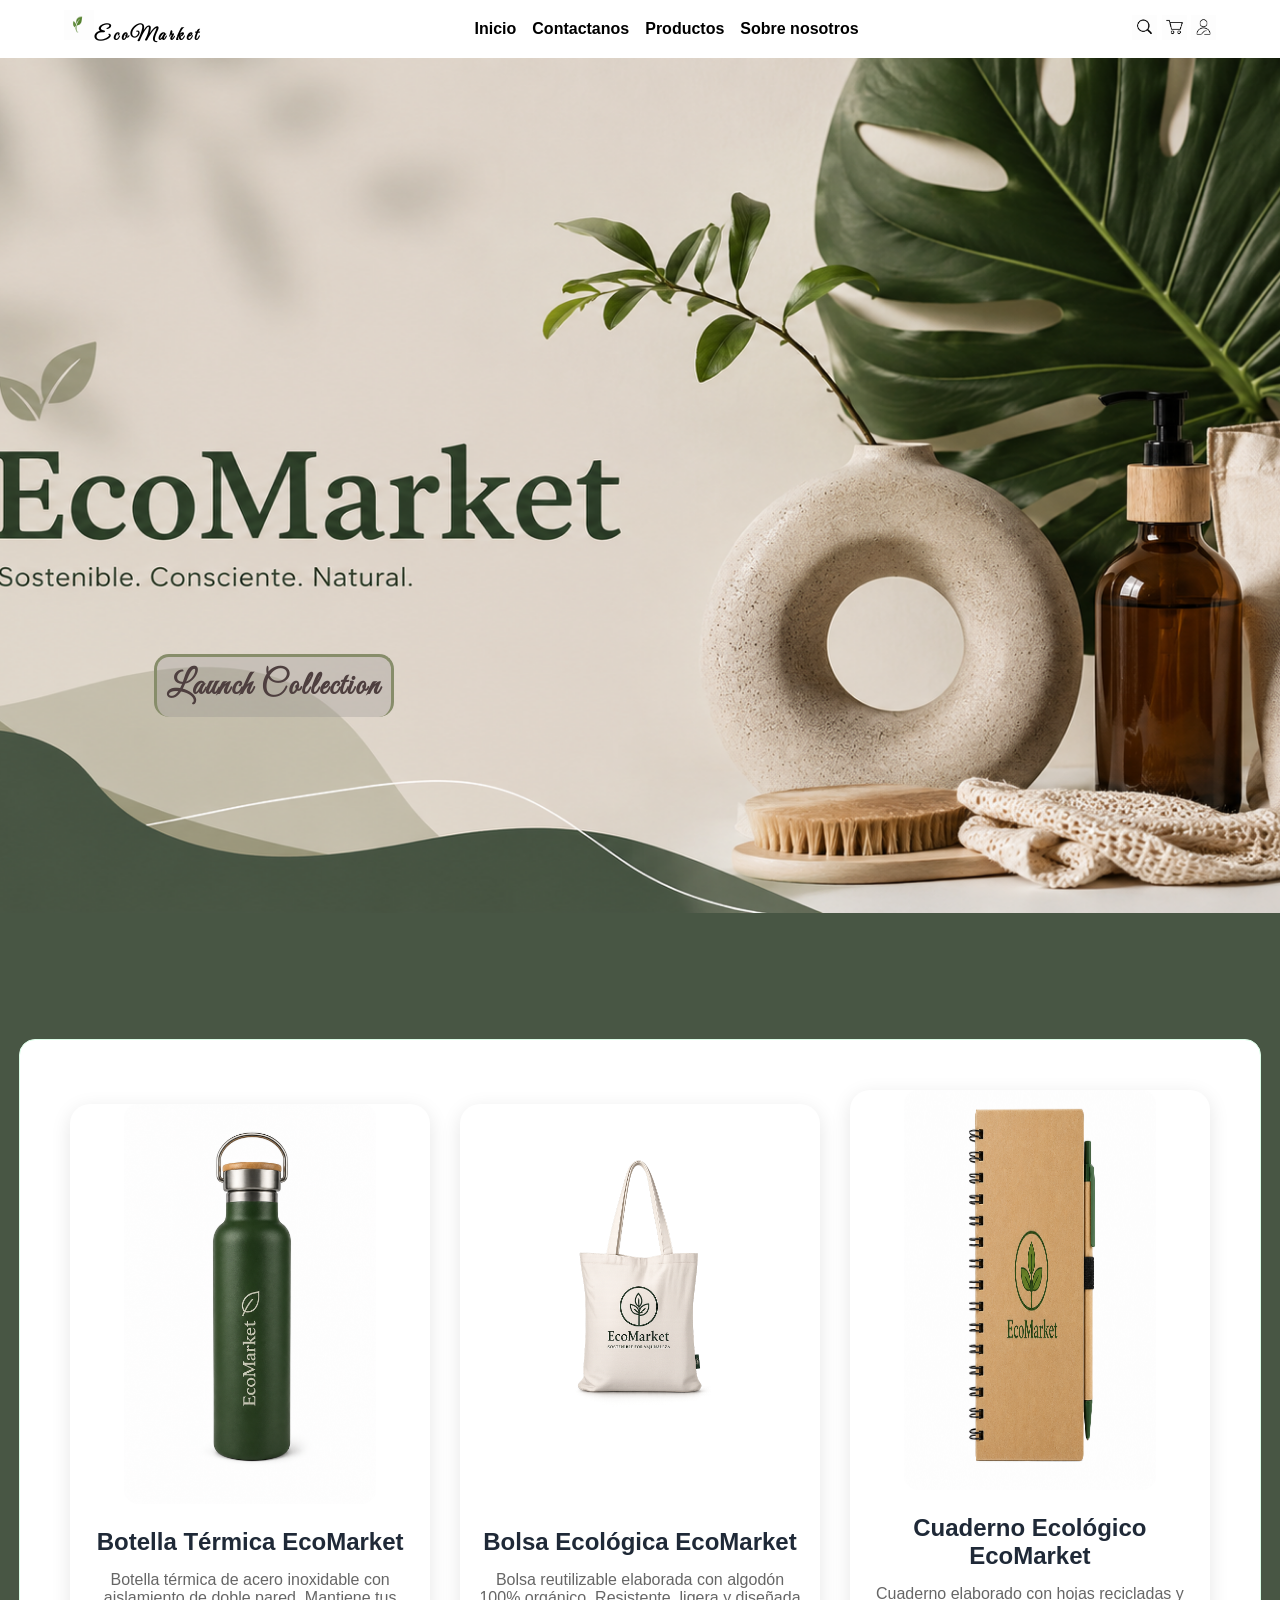
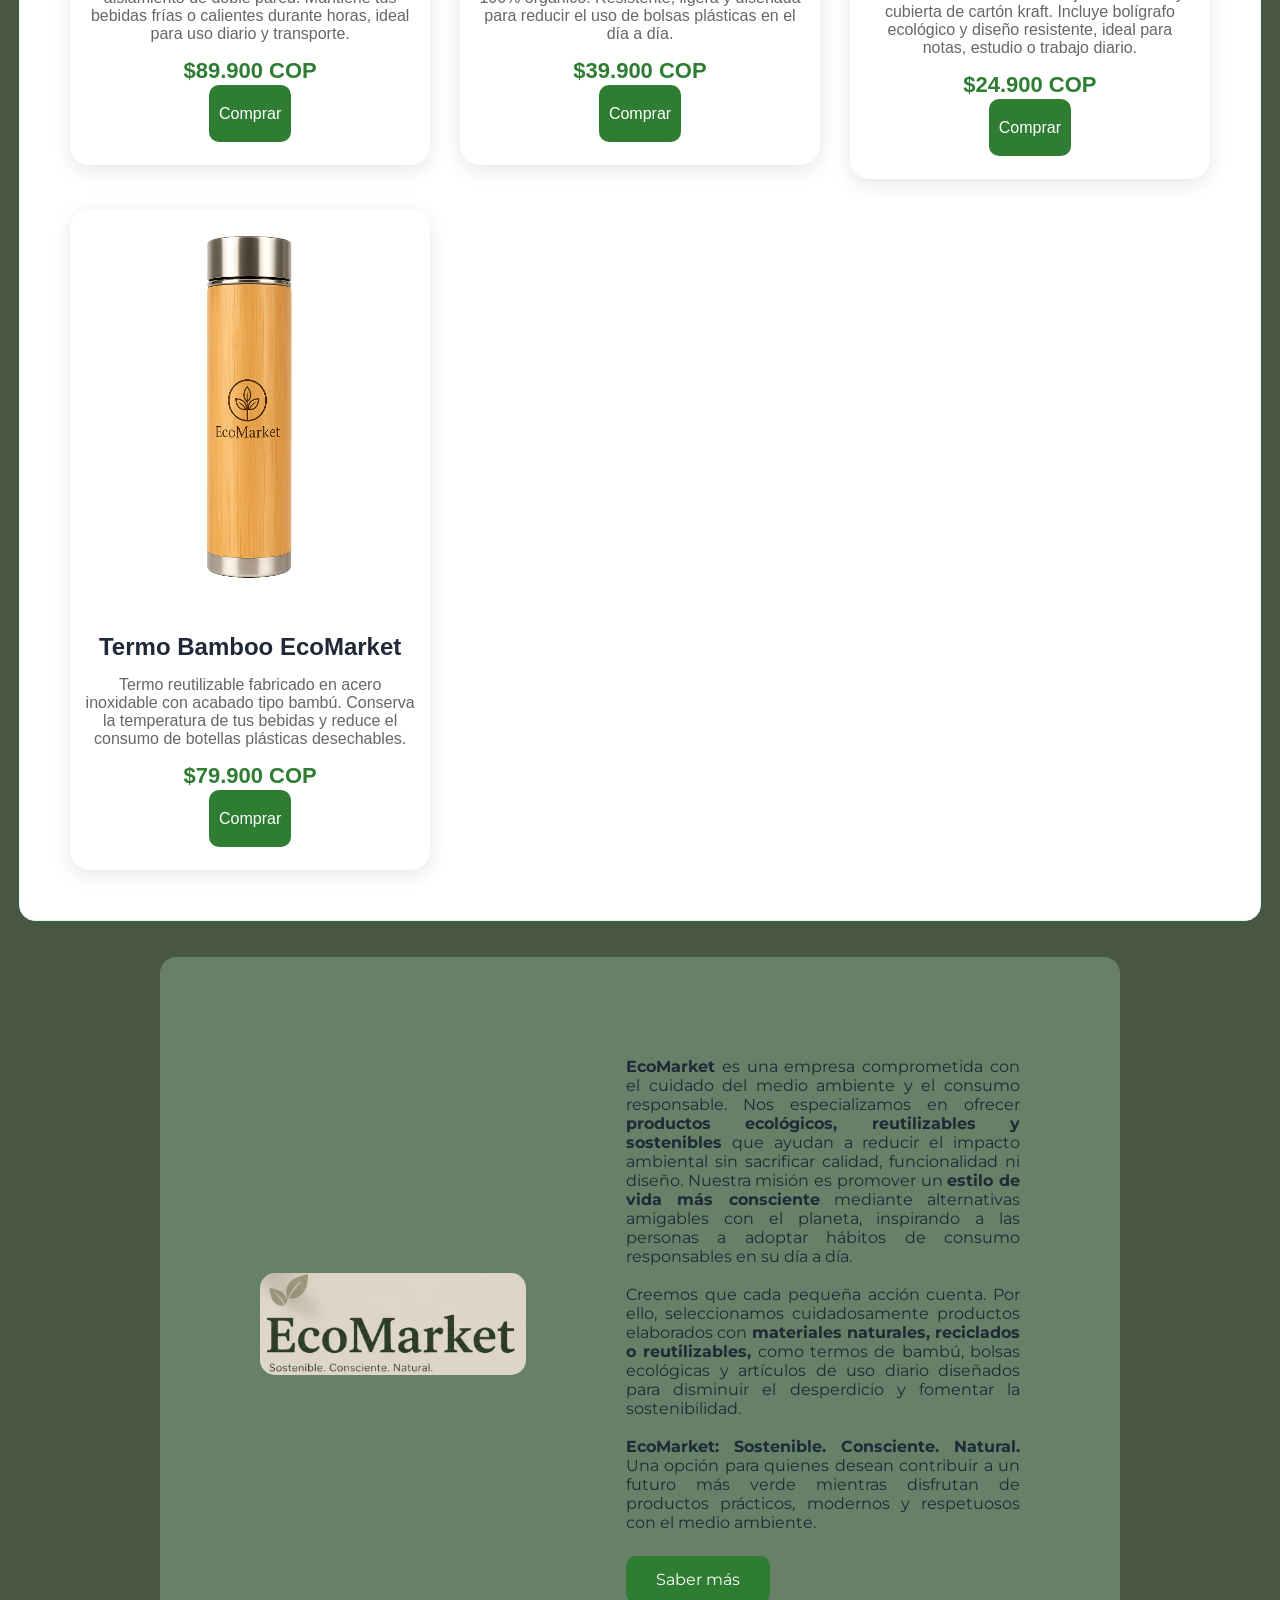
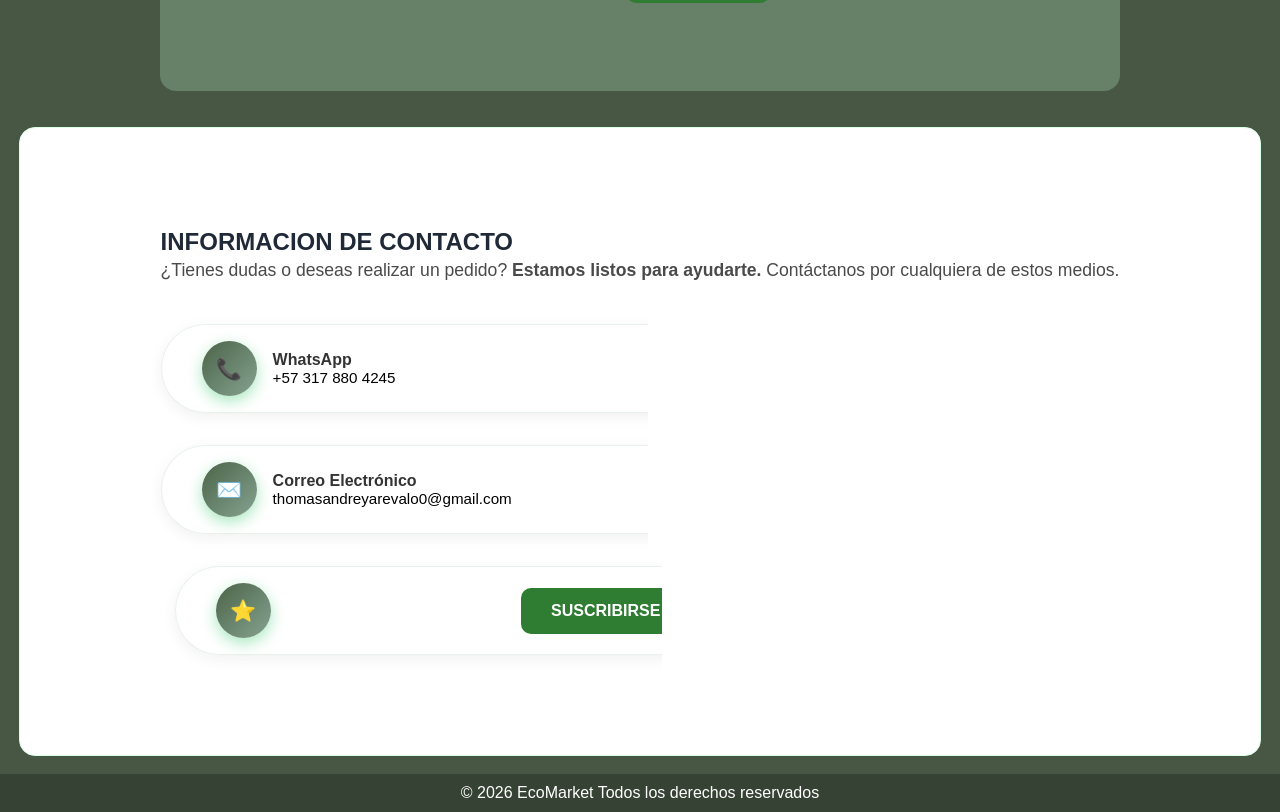
<file: index.html>
<!DOCTYPE html>
<html lang="en">

<head>
    <meta charset="UTF-8">
    <meta name="viewport" content="width=device-width, initial-scale=1.0">
    <title>EcoMarket-Inicio</title>
    <link rel="icon"
        href="data:image/svg+xml,<svg xmlns=%22http://www.w3.org/2000/svg%22 viewBox=%220 0 100 100%22><text y=%22.9em%22 font-size=%2290%22>🌱</text></svg>">
    <link rel="stylesheet" href="css/main.css">
    <link rel="stylesheet" href="css/layout.css">
    <link rel="stylesheet" href="css/components.css">
    <link rel="stylesheet" href="css/animations.css">

    <link rel="preconnect" href="https://fonts.googleapis.com">
    <link rel="preconnect" href="https://fonts.gstatic.com" crossorigin>

    <link href="https://fonts.googleapis.com/css2?family=Great+Vibes&display=swap" rel="stylesheet">
    <link rel="preconnect" href="https://fonts.googleapis.com">
    <link rel="preconnect" href="https://fonts.gstatic.com" crossorigin>
    <link href="https://fonts.googleapis.com/css2?family=Montserrat:wght@300;400;500;600;700&display=swap"
        rel="stylesheet">

</head>

<body>
    <div class="loader">
        <div class="spinner"></div>
    </div>
    <nav class="navbar">
        <a class="logo fade-in" href="index.html"><img src="img/icons/5f73264d-ac29-405f-b9c1-f260fcef1f6c.png"
                class="img-variant" alt="">EcoMarket</a>
        <div class="nav-links fade-in">
            <a href="index.html">Inicio</a>
            <a href="view/contacto.html">Contactanos</a>
            <a href="view/productos.html">Productos</a>
            <a href="view/sobre-nosotros.html">Sobre nosotros</a>

        </div>

        <div class="navuti float">
            <a href="#prueba"><img src="img/icons/dfe90901-9c64-4e82-b8dc-46d0e0985f92.png" class="img" alt=""></a>
            <a href="#prueba2"><img src="img/icons/ce010b05-8bad-480f-b607-1b9903c16510.png" class="img" alt=""></a>
            <a href="#prueba2"><img src="img/icons/b0927cc8-afe9-4941-a56f-2556ae8efa56 (1).png" class="img" alt=""></a>
        </div>
    </nav>


    <header class="hero">
        <div class="hero-content slide-up">

            <p>Launch Collection</p>
        </div>
    </header><br><br><br><br><br><br>
    <main><br>
        <section class="productos">

            <div class="card zoom-in">

                <img src="img/products/6141b3d1-0f63-4290-b83f-b88b7bf3dc45.png" alt="">

                <h2>Botella Térmica EcoMarket</h2>

                <p>
                    Botella térmica de acero inoxidable con aislamiento de doble pared. Mantiene tus bebidas frías o
                    calientes durante horas, ideal para uso diario y transporte.
                </p>

                <span>$89.900 COP</span>

                <a href="#" class="boton pulse">
                    ㅤComprarㅤ
                </a>

            </div>
            <div class="card">
                <img src="img/products/0c34cbe8-b748-447d-a086-404926071302.png" alt="">
                <h2>Bolsa Ecológica EcoMarket</h2>
                <p>
                    Bolsa reutilizable elaborada con algodón 100% orgánico. Resistente, ligera y diseñada para reducir
                    el uso de bolsas plásticas en el día a día.
                </p>
                <span>$39.900 COP</span>
                <a href="#" class="boton pulse">
                    ㅤComprarㅤ
                </a>
            </div>
            <div class="card">
                <img src="img/products/b849b8d5-5063-4d86-98db-bf30780cd144.png" alt="">

                <h2>Cuaderno Ecológico EcoMarket</h2>
                <p>
                    Cuaderno elaborado con hojas recicladas y cubierta de cartón kraft. Incluye bolígrafo ecológico y
                    diseño resistente, ideal para notas, estudio o trabajo diario.
                </p>
                <span>$24.900 COP</span>
                <a href="#" class="boton pulse">
                    ㅤComprarㅤ
                </a>
            </div>
            <div class="card">
                <img src="img/products/93a88fa1-8da2-4530-b8ed-7b8198da76ed.png" alt="">

                <h2>Termo Bamboo EcoMarket</h2>
                <p>
                    Termo reutilizable fabricado en acero inoxidable con acabado tipo bambú. Conserva la temperatura de
                    tus bebidas y reduce el consumo de botellas plásticas desechables.
                </p>
                <span>$79.900 COP</span>
                <a href="#" class="boton pulse">
                    ㅤComprarㅤ
                </a>
            </div>
        </section>
        <br><br>
        <section class="productos-variant">

            <img src="img/icons/6e44fd55-9212-4929-b72b-606634c75c5f.jpeg" alt="">
            <font><strong>EcoMarket</strong> es una empresa comprometida con el cuidado del medio ambiente y el consumo
                responsable. Nos
                especializamos en ofrecer <strong>productos ecológicos,
                    reutilizables y sostenibles</strong> que ayudan a reducir el impacto ambiental sin sacrificar
                calidad,
                funcionalidad ni diseño. Nuestra misión es promover un <strong>estilo
                    de vida más consciente</strong> mediante alternativas amigables con el planeta, inspirando a las
                personas a
                adoptar hábitos de consumo responsables en su día a día. <br><br>

                Creemos que cada pequeña acción cuenta. Por ello, seleccionamos cuidadosamente productos elaborados con
                <strong>materiales naturales, reciclados o reutilizables,</strong>
                como termos de bambú, bolsas ecológicas y artículos de uso diario diseñados para disminuir el
                desperdicio y fomentar la sostenibilidad. <br><br>

                <strong>EcoMarket: Sostenible. Consciente. Natural.</strong> Una opción para quienes desean contribuir a
                un futuro más
                verde mientras disfrutan de productos prácticos,
                modernos y respetuosos con el medio ambiente. <br><br><br> <a href="view/sobre-nosotros.html"
                    class="boton">
                    ㅤSaber másㅤ </a>
            </font>

        </section>
        <br><br>

        <section>
            <div class="contacto-contenedor">
                <h2>INFORMACION DE CONTACTO</h2>
                <p class="contacto-descripcion">
                    ¿Tienes dudas o deseas realizar un pedido?
                    <strong>Estamos listos para ayudarte.</strong>
                    Contáctanos por cualquiera de estos medios.
                </p>

                <div class="contacto-opciones">

                    <a href="https://wa.me/573178804245" target="_blank" class="contacto-item fade-in">
                        <div class="contacto-info">
                            <span class="icon">📞</span>
                            <div>
                                <h4>WhatsApp</h4>
                                <span class="texto">+57 317 880 4245</span>
                            </div>
                        </div>
                        <span class="flecha">➜</span>
                    </a>
                    <a href="mailto:thomasandreyarevalo0@gmail.com" class="contacto-item fade-in">
                        <div class="contacto-info">
                            <span class="icon">✉️</span>
                            <div>
                                <h4>Correo Electrónico</h4>
                                <span class="texto">thomasandreyarevalo0@gmail.com</span>
                            </div>
                        </div>
                        <span class="flecha">➜</span>
                    </a>

                    <section class="contacto-item">
                        <span class="icon">⭐</span>
                        <div class="contacto-info"><a href="#modal-newsletter" class="boton">
                                <h4>SUSCRIBIRSE A LA PAGINA</h4>
                            </a>
                        </div>

                        <span class="flecha">➜</span>
                    </section>

                    <div id="modal-newsletter" class="modal">
                        <div class="contacto-hover">
                            <a href="#"><strong>X</strong></a>
                            <h1>SUSCRIBETE</h1>
                            <p class="contacto-descripcion">Llena el formulario, te uniras pronto a la comunidad y
                                conseguiras beneficios.</p>
                            <form class="formulario slide-up" id="contactForm" method="post">
                                <label for="name">Nombrede cuenta</label>
                                <input type="text" id="name" name="name" placeholder="Nombre de usuario" required
                                    pattern="^[A-Za-zÀ-ÿ\s]+$" title="Solo letras y espacios">

                                <label for="email">Correo Asociado</label>
                                <input type="email" id="email" name="email" placeholder="EcoMarket@ejemplo.com"
                                    required>


                                <label for="password">Nombrede cuenta</label>
                                <input type="password" id="password" name="password" placeholder="Contraseña" required
                                    minlength="5" pattern="[A-Za-z0-9 ]+" title="Solo letras, números y espacios">

                                <button type="submit" class="boton pulse">Listo, suscrito</button>
                            </form>
                        </div>
                    </div>




                </div>
        </section><br>

        <footer>
            © 2026 EcoMarket Todos los derechos reservados
        </footer>
    </main>
</body>

</html>
</file>
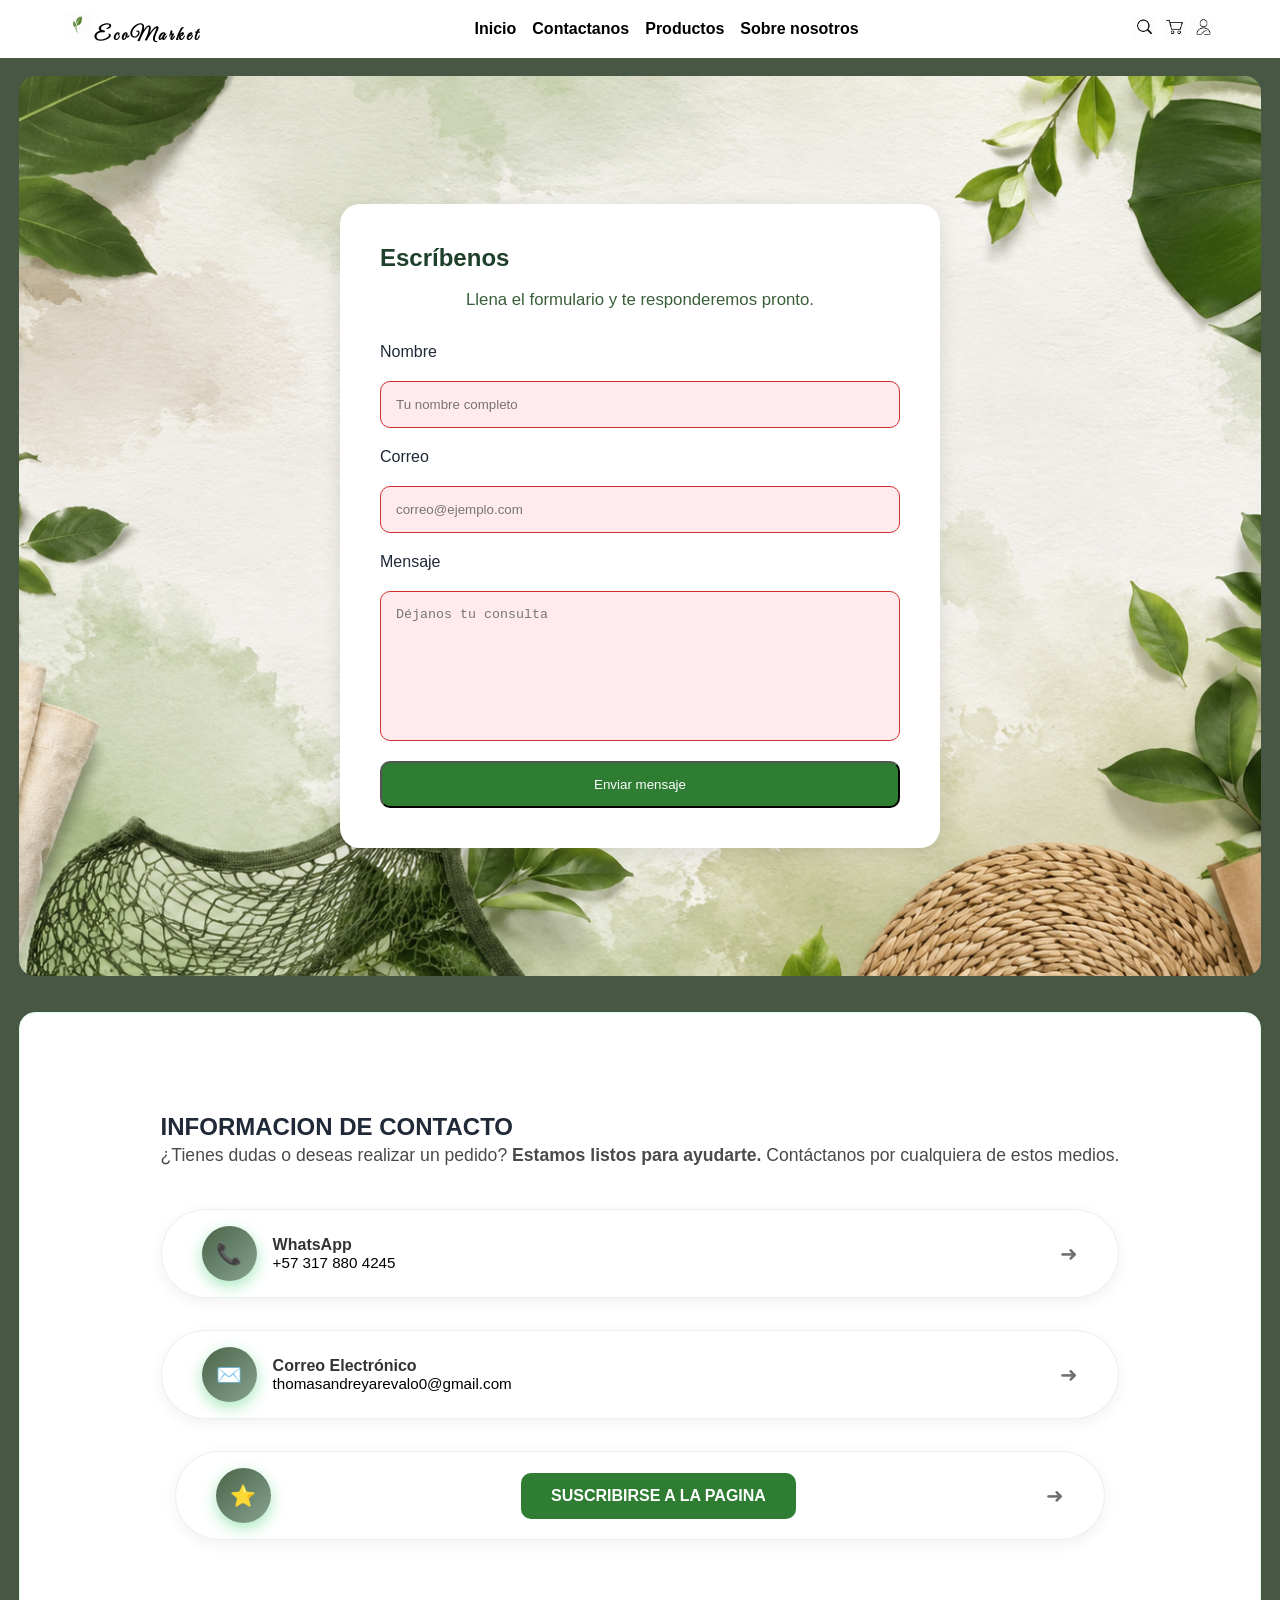
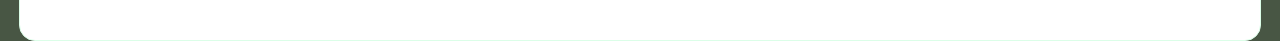
<file: view/contacto.html>
<!DOCTYPE html>
<html lang="en">

<head>
    <meta charset="UTF-8">
    <meta name="viewport" content="width=device-width, initial-scale=1.0">
    <title>EcoMarket-Contacto</title>
    <link rel="icon"
        href="data:image/svg+xml,<svg xmlns=%22http://www.w3.org/2000/svg%22 viewBox=%220 0 100 100%22><text y=%22.9em%22 font-size=%2290%22>🌱</text></svg>">
    <link rel="stylesheet" href="../css/main.css">
    <link rel="stylesheet" href="../css/layout.css">
    <link rel="stylesheet" href="../css/components.css">
    <link rel="stylesheet" href="../css/animations.css">
    <link rel="preconnect" href="https://fonts.googleapis.com">
    <link rel="preconnect" href="https://fonts.gstatic.com" crossorigin>

    <link href="https://fonts.googleapis.com/css2?family=Great+Vibes&display=swap" rel="stylesheet">
</head>

<body>
    <div class="loader">
        <div class="spinner"></div>
    </div>
    <nav class="navbar">
        <a class="logo fade-in" href="../index.html"><img src="../img/icons/5f73264d-ac29-405f-b9c1-f260fcef1f6c.png"
                class="img-variant" alt="">EcoMarket</a>
        <div class="nav-links fade-in">
            <a href="../index.html">Inicio</a>
            <a href="../view/contacto.html">Contactanos</a>
            <a href="../view/productos.html">Productos</a>
            <a href="../view/sobre-nosotros.html">Sobre nosotros</a>

        </div>

        <div class="navuti float">
            <a href="#prueba"><img src="../img/icons/dfe90901-9c64-4e82-b8dc-46d0e0985f92.png" class="img" alt=""></a>
            <a href="#prueba2"><img src="..//img/icons/ce010b05-8bad-480f-b607-1b9903c16510.png" class="img" alt=""></a>
            <a href="#prueba2"><img src="../img/icons/b0927cc8-afe9-4941-a56f-2556ae8efa56 (1).png" class="img"
                    alt=""></a>
        </div>
    </nav>
    <header>

    </header>
    <main><br>
        <section class="fondo-variant-section" class="contacto">
            <div class="contacto-hover">
                <h1>Escríbenos</h1>
                <p class="contacto-descripcion">Llena el formulario y te responderemos pronto.</p>
                    <form class="formulario slide-up" id="contactForm" method="post">
                    <label for="name">Nombre</label>
                    <input type="text" id="name" name="name" placeholder="Tu nombre completo" required
                        pattern="^[A-Za-zÀ-ÿ\s]+$" title="Solo letras y espacios">

                    <label for="email">Correo</label>
                    <input type="email" id="email" name="email" placeholder="correo@ejemplo.com" required>

                    <label for="message">Mensaje</label>
                    <textarea id="message" name="message" placeholder="Déjanos tu consulta" required
                        minlength="10"></textarea>

                    <button type="submit" class="boton pulse">Enviar mensaje</button>
                </form>
            </div>
        </section><br><br>

        <section>
            <div class="contacto-contenedor">
                <h2>INFORMACION DE CONTACTO</h2>
                <p class="contacto-descripcion">
                    ¿Tienes dudas o deseas realizar un pedido?
                    <strong>Estamos listos para ayudarte.</strong>
                    Contáctanos por cualquiera de estos medios.
                </p>

                <div class="contacto-opciones">
                    <a href="https://wa.me/573178804245" target="_blank" class="contacto-item fade-in">
                        <div class="contacto-info">
                            <span class="icon">📞</span>
                            <div>
                                <h4>WhatsApp</h4>
                                <span class="texto">+57 317 880 4245</span>
                            </div>
                        </div>
                        <span class="flecha">➜</span>
                    </a>

                    <a href="mailto:thomasandreyarevalo0@gmail.com" class="contacto-item fade-in">
                        <div class="contacto-info">
                            <span class="icon">✉️</span>
                            <div>
                                <h4>Correo Electrónico</h4>
                                <span class="texto">thomasandreyarevalo0@gmail.com</span>
                            </div>
                        </div>
                        <span class="flecha">➜</span>
                    </a>


                    <section class="contacto-item">
                        <span class="icon">⭐</span>
                        <div class="contacto-info"><a href="#modal-newsletter" class="boton">
                                <h4>SUSCRIBIRSE A LA PAGINA</h4>
                            </a>
                        </div>

                        <span class="flecha">➜</span>
                    </section>

                    <div id="modal-newsletter" class="modal">
                        <div class="contacto-hover">
                            <a href="#"><strong>X</strong></a>
                            <h1>SUSCRIBETE</h1>
                            <p class="contacto-descripcion">Llena el formulario, te uniras pronto a la comunidad y
                                conseguiras beneficios.</p>
                            <form class="formulario slide-up" id="contactForm" method="post">
                                <label for="name">Nombrede cuenta</label>
                                <input type="text" id="name" name="name" placeholder="Nombre de usuario" required
                                    pattern="^[A-Za-zÀ-ÿ\s]+$" title="Solo letras y espacios">

                                <label for="email">Correo Asociado</label>
                                <input type="email" id="email" name="email" placeholder="EcoMarket@ejemplo.com"
                                    required>


                                <label for="password">Nombrede cuenta</label>
                                <input type="password" id="password" name="password" placeholder="Contraseña" required
                                    minlength="5" pattern="[A-Za-z0-9 ]+" title="Solo letras, números y espacios">

                                <button type="submit" class="boton pulse">Listo, suscrito</button>
                            </form>
                        </div>
                    </div>




                </div>
                </div>
            </div>
        </section>
    </main>
</body>

</html>
</file>
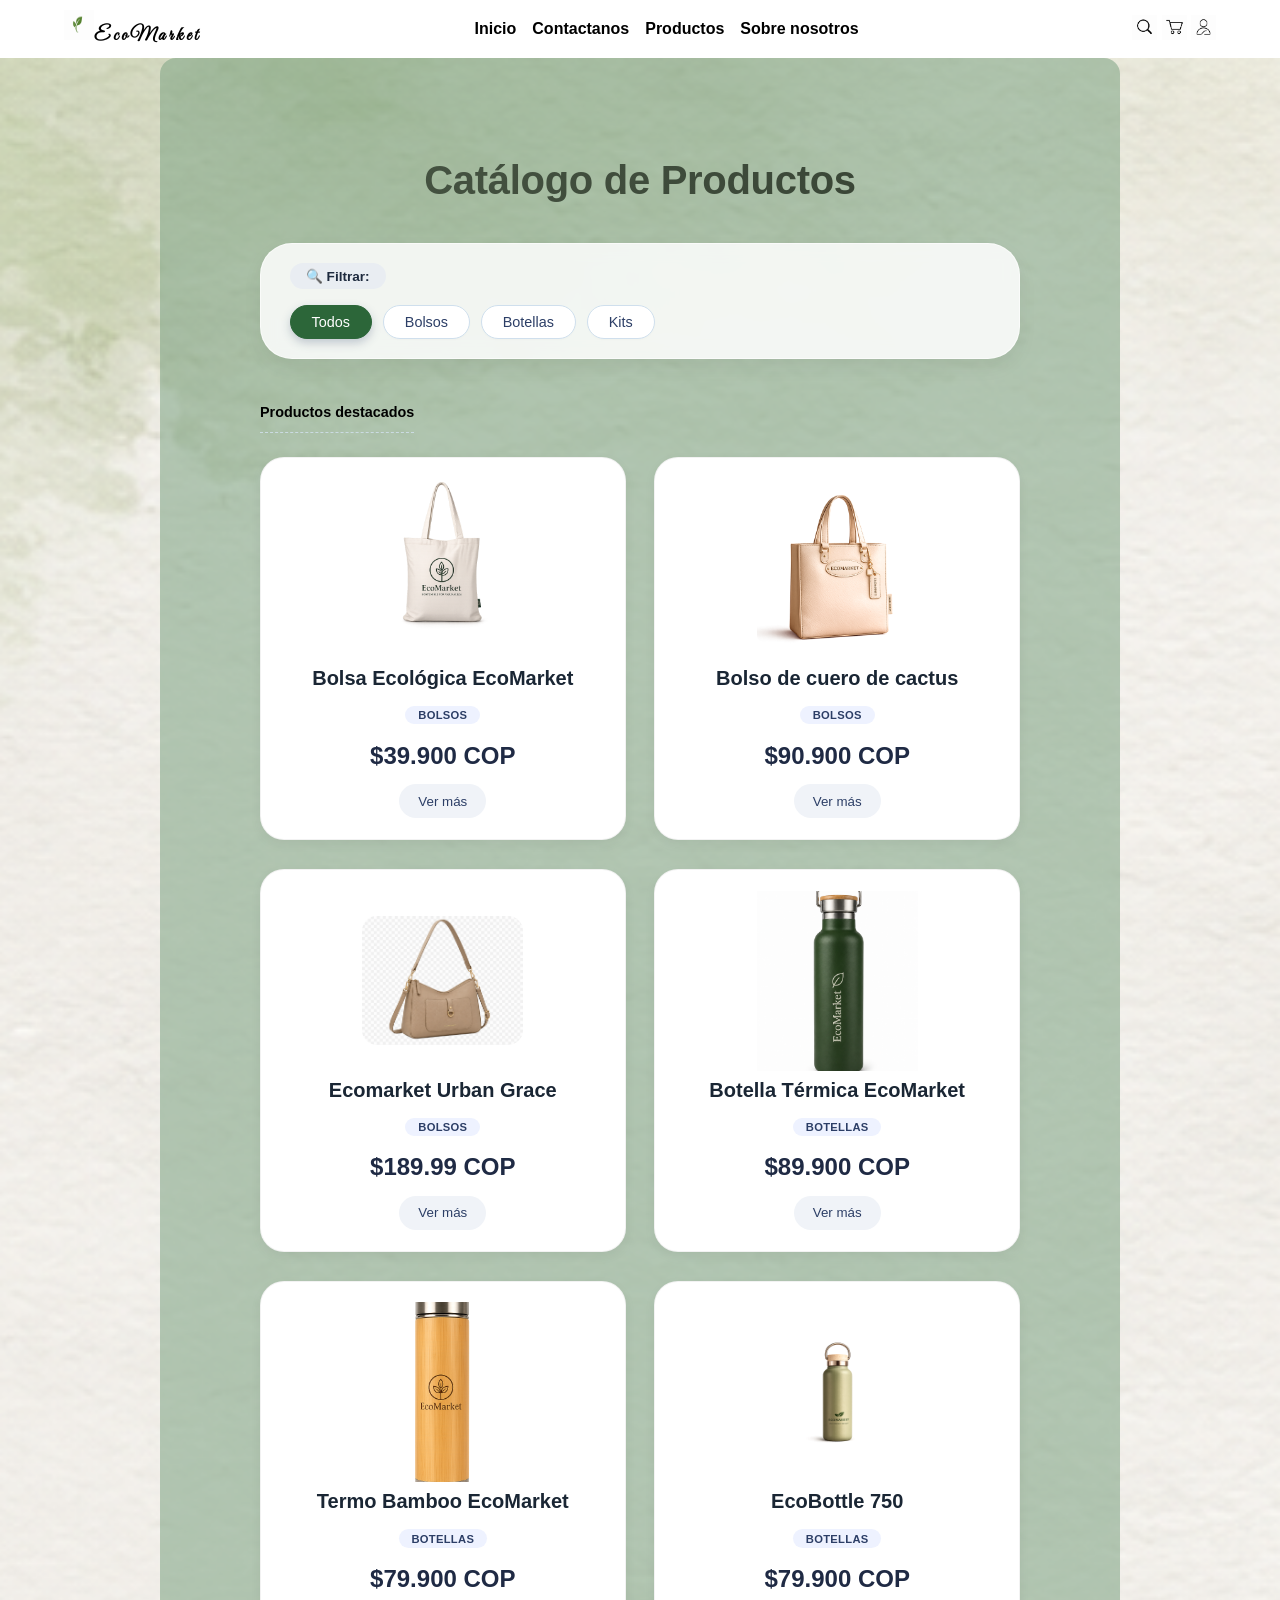
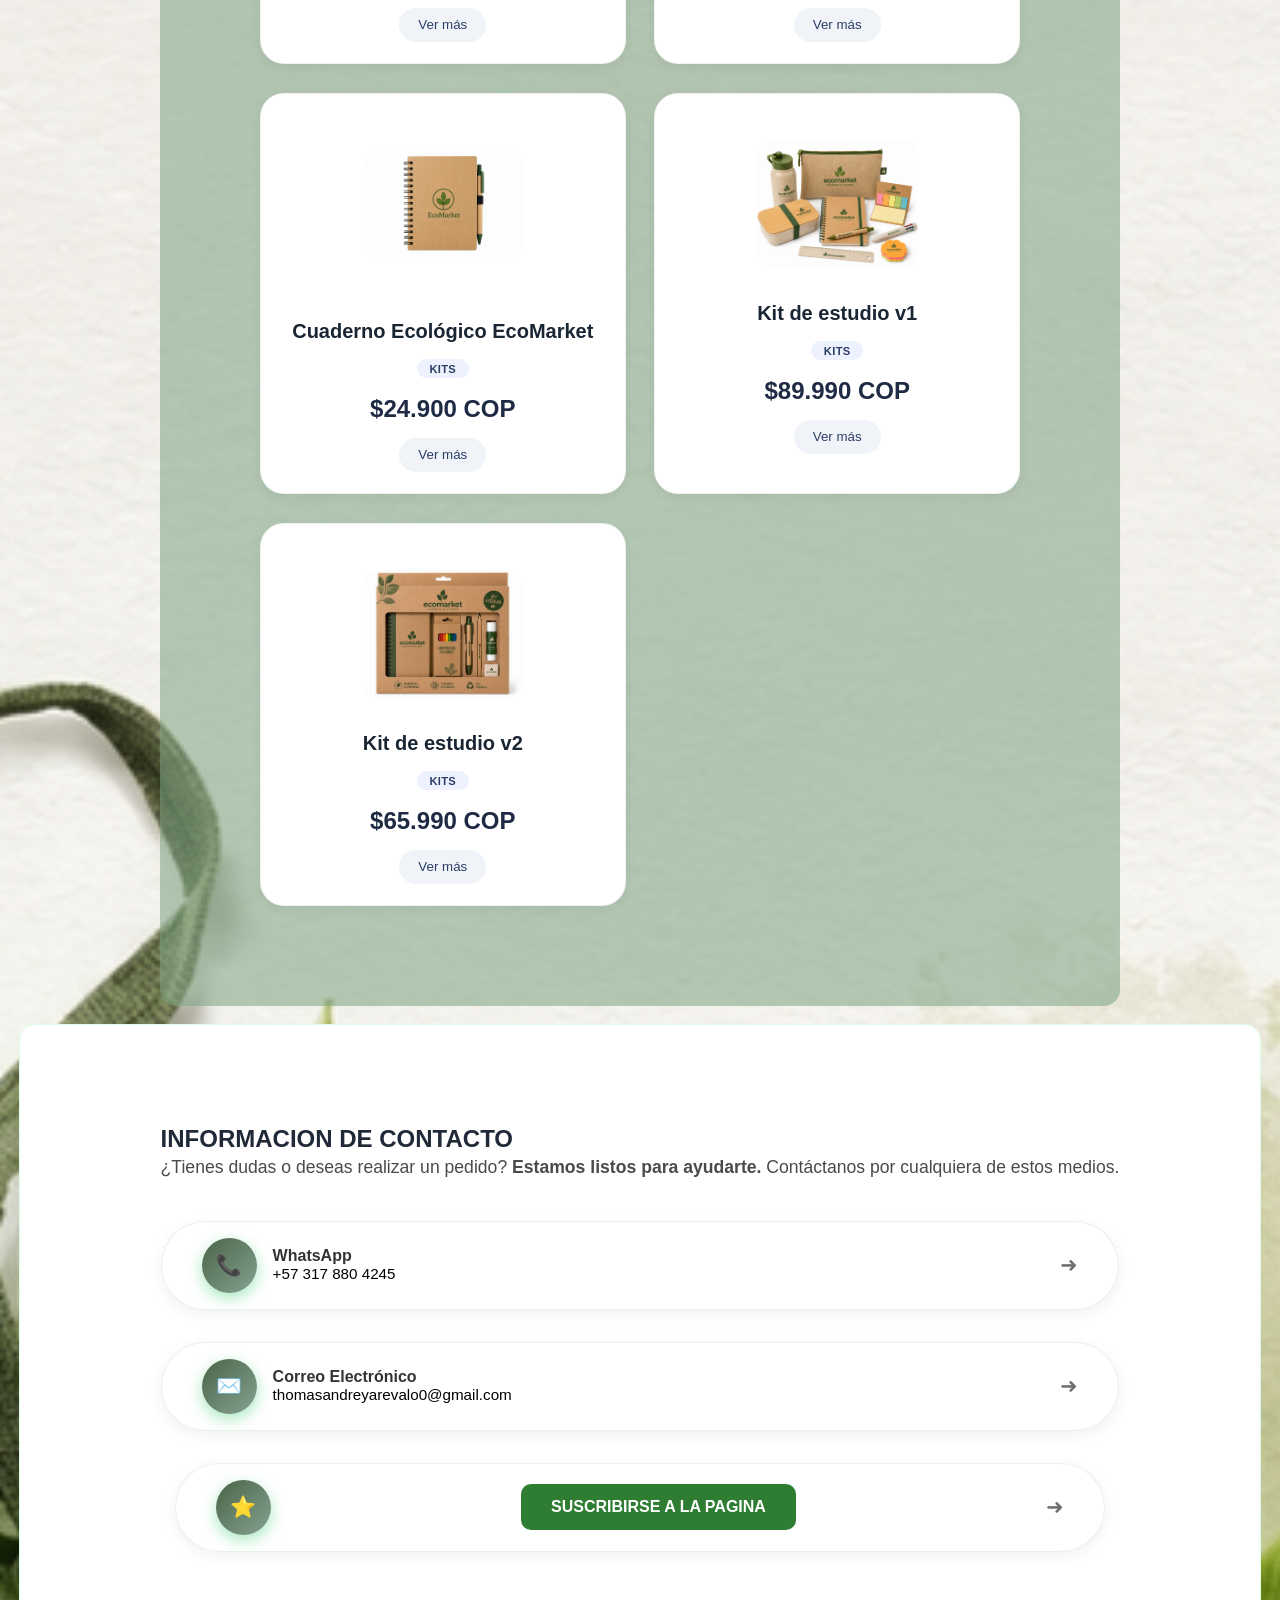
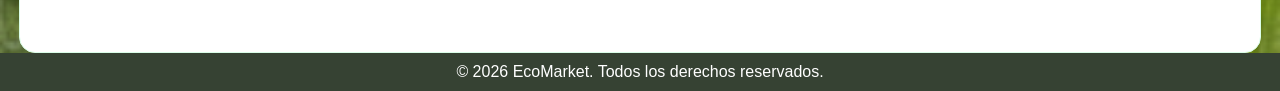
<file: view/productos.html>
<!DOCTYPE html>
<html lang="en">

<head>
    <meta charset="UTF-8">
    <meta name="viewport" content="width=device-width, initial-scale=1.0">
    <title>EcoMarket-Productos</title>
    <link rel="icon"
        href="data:image/svg+xml,<svg xmlns=%22http://www.w3.org/2000/svg%22 viewBox=%220 0 100 100%22><text y=%22.9em%22 font-size=%2290%22>🌱</text></svg>">
    <link rel="stylesheet" href="../css/main.css">
    <link rel="stylesheet" href="../css/layout.css">
    <link rel="stylesheet" href="../css/components.css">
    <link rel="stylesheet" href="../css/animations.css">
    <link rel="preconnect" href="https://fonts.googleapis.com">
    <link rel="preconnect" href="https://fonts.gstatic.com" crossorigin>

    <link href="https://fonts.googleapis.com/css2?family=Great+Vibes&display=swap" rel="stylesheet">
</head>

<body>
    <div class="loader">
        <div class="spinner"></div>
    </div>
    <nav class="navbar">
        <a class="logo fade-in" href="../index.html"><img src="../img/icons/5f73264d-ac29-405f-b9c1-f260fcef1f6c.png"
                class="img-variant" alt="">EcoMarket</a>
        <div class="nav-links fade-in">
            <a href="../index.html">Inicio</a>
            <a href="../view/contacto.html">Contactanos</a>
            <a href="../view/productos.html">Productos</a>
            <a href="../view/sobre-nosotros.html">Sobre nosotros</a>

        </div>

        <div class="navuti float">
            <a href="#prueba"><img src="../img/icons/dfe90901-9c64-4e82-b8dc-46d0e0985f92.png" class="img" alt=""></a>
            <a href="#prueba2"><img src="..//img/icons/ce010b05-8bad-480f-b607-1b9903c16510.png" class="img" alt=""></a>
            <a href="#prueba2"><img src="../img/icons/b0927cc8-afe9-4941-a56f-2556ae8efa56 (1).png" class="img"
                    alt=""></a>
        </div>
    </nav>
    <header>

    </header>
    <main class="fondo-variant-main" >
        <section class="productos-variant">
            <div class="catalog-wrapper">

                <header class="header slide-up">
                    <h1>Catálogo de Productos</h1>

                </header>


                <div class="filters-system">
                    <div class="filters-header">
                        <span class="filter-label">🔍 Filtrar:</span>
                    </div>
                    <div class="categories-container">
                        <label class="filter-radio">
                            <input type="radio" name="category" value="all" checked>
                            <span class="filter-chip">Todos</span>
                        </label>
                        <label class="filter-radio">
                            <input type="radio" name="category" value="Bolsos">
                            <span class="filter-chip">Bolsos</span>
                        </label>
                        <label class="filter-radio">
                            <input type="radio" name="category" value="Botellas">
                            <span class="filter-chip">Botellas</span>
                        </label>
                        <label class="filter-radio">
                            <input type="radio" name="category" value="Kits">
                            <span class="filter-chip">Kits</span>
                        </label>

                    </div>
                </div>


                <div class="results-info">
                    <span>Productos destacados</span>
                </div>


                <div class="catalog-grid">

                    <div class="product-card zoom-in" data-category="Bolsos">
                        <div class="product-img"><img src="../img/products/0c34cbe8-b748-447d-a086-404926071302.png"
                                alt=""></div>
                        <h3>Bolsa Ecológica EcoMarket</h3>
                        <p class="category-badge">Bolsos</p>
                        <p class="price">$39.900 COP</p>
                        <button class="btn-detail pulse">Ver más</button>
                    </div>

                    <div class="product-card zoom-in" data-category="Bolsos">
                        <div class="product-img"><img src="../img/products/fa68777f-e15b-4678-8da7-6ddefb0a4267.png"
                                alt=""></div>
                        <h3>Bolso de cuero de cactus</h3>
                        <p class="category-badge">Bolsos</p>
                        <p class="price">$90.900 COP</p>
                        <button class="btn-detail pulse">Ver más</button>
                    </div>

                    <div class="product-card zoom-in" data-category="Bolsos">
                        <div class="product-img"><img src="../img/products/e998d800-aae1-4530-9323-70b3781b721b.png"
                                alt=""></div>
                        <h3>Ecomarket Urban Grace</h3>
                        <p class="category-badge">Bolsos</p>
                        <p class="price">$189.99 COP</p>
                        <button class="btn-detail pulse">Ver más</button>
                    </div>


                    <div class="product-card zoom-in" data-category="Botellas">
                        <div class="product-img"><img src="../img/products/6141b3d1-0f63-4290-b83f-b88b7bf3dc45.png"
                                alt=""></div>
                        <h3>Botella Térmica EcoMarket</h3>
                        <p class="category-badge">Botellas</p>
                        <p class="price">$89.900 COP</p>
                        <button class="btn-detail pulse">Ver más</button>
                    </div>

                    <div class="product-card zoom-in" data-category="Botellas">
                        <div class="product-img"><img src="../img/products/93a88fa1-8da2-4530-b8ed-7b8198da76ed.png"
                                alt=""></div>
                        <h3>Termo Bamboo EcoMarket</h3>
                        <p class="category-badge">Botellas</p>
                        <p class="price">$79.900 COP</p>
                        <button class="btn-detail pulse">Ver más</button>
                    </div>

                    <div class="product-card zoom-in" data-category="Botellas">
                        <div class="product-img"><img src="../img/products/5c8778b2-c031-42ae-9671-3c7800909593.png"
                                alt=""></div>
                        <h3>EcoBottle 750</h3>
                        <p class="category-badge">Botellas</p>
                        <p class="price">$79.900 COP</p>
                        <button class="btn-detail pulse">Ver más</button>
                    </div>

                    <div class="product-card" data-category="Kits">
                        <div class="product-img"><img src="../img/products/b849b8d5-5063-4d86-98db-bf30780cd144.png"
                                iclass="" alt=""></div><br>
                        <h3>Cuaderno Ecológico EcoMarket</h3>
                        <p class="category-badge">Kits</p>
                        <p class="price">$24.900 COP</p>
                        <button class="btn-detail pulse">Ver más</button>
                    </div>

                    <div class="product-card" data-category="Kits">
                        <div class="product-img"><img src="../img/products/file_000000000ea4720e89377c52ed544285.png"
                                alt=""></div>
                        <h3>Kit de estudio v1</h3>
                        <p class="category-badge">Kits</p>
                        <p class="price">$89.990 COP</p>
                        <button class="btn-detail pulse">Ver más</button>
                    </div>

                    <div class="product-card" data-category="Kits">
                        <div class="product-img"><img src="../img/products/file_00000000e6a8720e89f2e0963e47a248.png"
                                alt=""></div>
                        <h3>Kit de estudio v2</h3>
                        <p class="category-badge">Kits</p>
                        <p class="price">$65.990 COP</p>
                        <button class="btn-detail pulse">Ver más</button>
                    </div>

                </div>
            </div>
        </section><br>
        <section>
            <div class="contacto-contenedor">
                <h2>INFORMACION DE CONTACTO</h2>
                <p class="contacto-descripcion">
                    ¿Tienes dudas o deseas realizar un pedido?
                    <strong>Estamos listos para ayudarte.</strong>
                    Contáctanos por cualquiera de estos medios.
                </p>

                <div class="contacto-opciones">

                    <a href="https://wa.me/573178804245" target="_blank" class="contacto-item">
                        <div class="contacto-info">
                            <span class="icon">📞</span>
                            <div>
                                <h4>WhatsApp</h4>
                                <span class="texto">+57 317 880 4245</span>
                            </div>
                        </div>
                        <span class="flecha">➜</span>
                    </a>

                    <a href="mailto:thomasandreyarevalo0@gmail.com" class="contacto-item">
                        <div class="contacto-info">
                            <span class="icon">✉️</span>
                            <div>
                                <h4>Correo Electrónico</h4>
                                <span class="texto">thomasandreyarevalo0@gmail.com</span>
                            </div>
                        </div>
                        <span class="flecha">➜</span>
                    </a>

                    <section class="contacto-item">
                        <span class="icon">⭐</span>
                        <div class="contacto-info"><a href="#modal-newsletter" class="boton">
                                <h4>SUSCRIBIRSE A LA PAGINA</h4>
                            </a>
                        </div>

                        <span class="flecha">➜</span>
                    </section>

                    <div id="modal-newsletter" class="modal">
                        <div class="contacto-hover">
                            <a href="#"><strong>X</strong></a>
                            <h1>SUSCRIBETE</h1>
                            <p class="contacto-descripcion">Llena el formulario, te uniras pronto a la comunidad y
                                conseguiras beneficios.</p>
                            <form class="formulario slide-up" id="contactForm" method="post">
                                <label for="name">Nombrede cuenta</label>
                                <input type="text" id="name" name="name" placeholder="Nombre de usuario" required
                                    pattern="^[A-Za-zÀ-ÿ\s]+$" title="Solo letras y espacios">

                                <label for="email">Correo Asociado</label>
                                <input type="email" id="email" name="email" placeholder="EcoMarket@ejemplo.com"
                                    required>


                                <label for="password">Nombrede cuenta</label>
                                <input type="password" id="password" name="password" placeholder="Contraseña" required
                                    minlength="5" pattern="[A-Za-z0-9 ]+" title="Solo letras, números y espacios">

                                <button type="submit" class="boton pulse">Listo, suscrito</button>
                            </form>
                        </div>
                    </div>




                </div>


                </div>
        </section>

        <footer class="footer">
            <p>&copy; 2026 EcoMarket. Todos los derechos reservados.</p>
        </footer>
    </main>
</body>

</html>
</file>
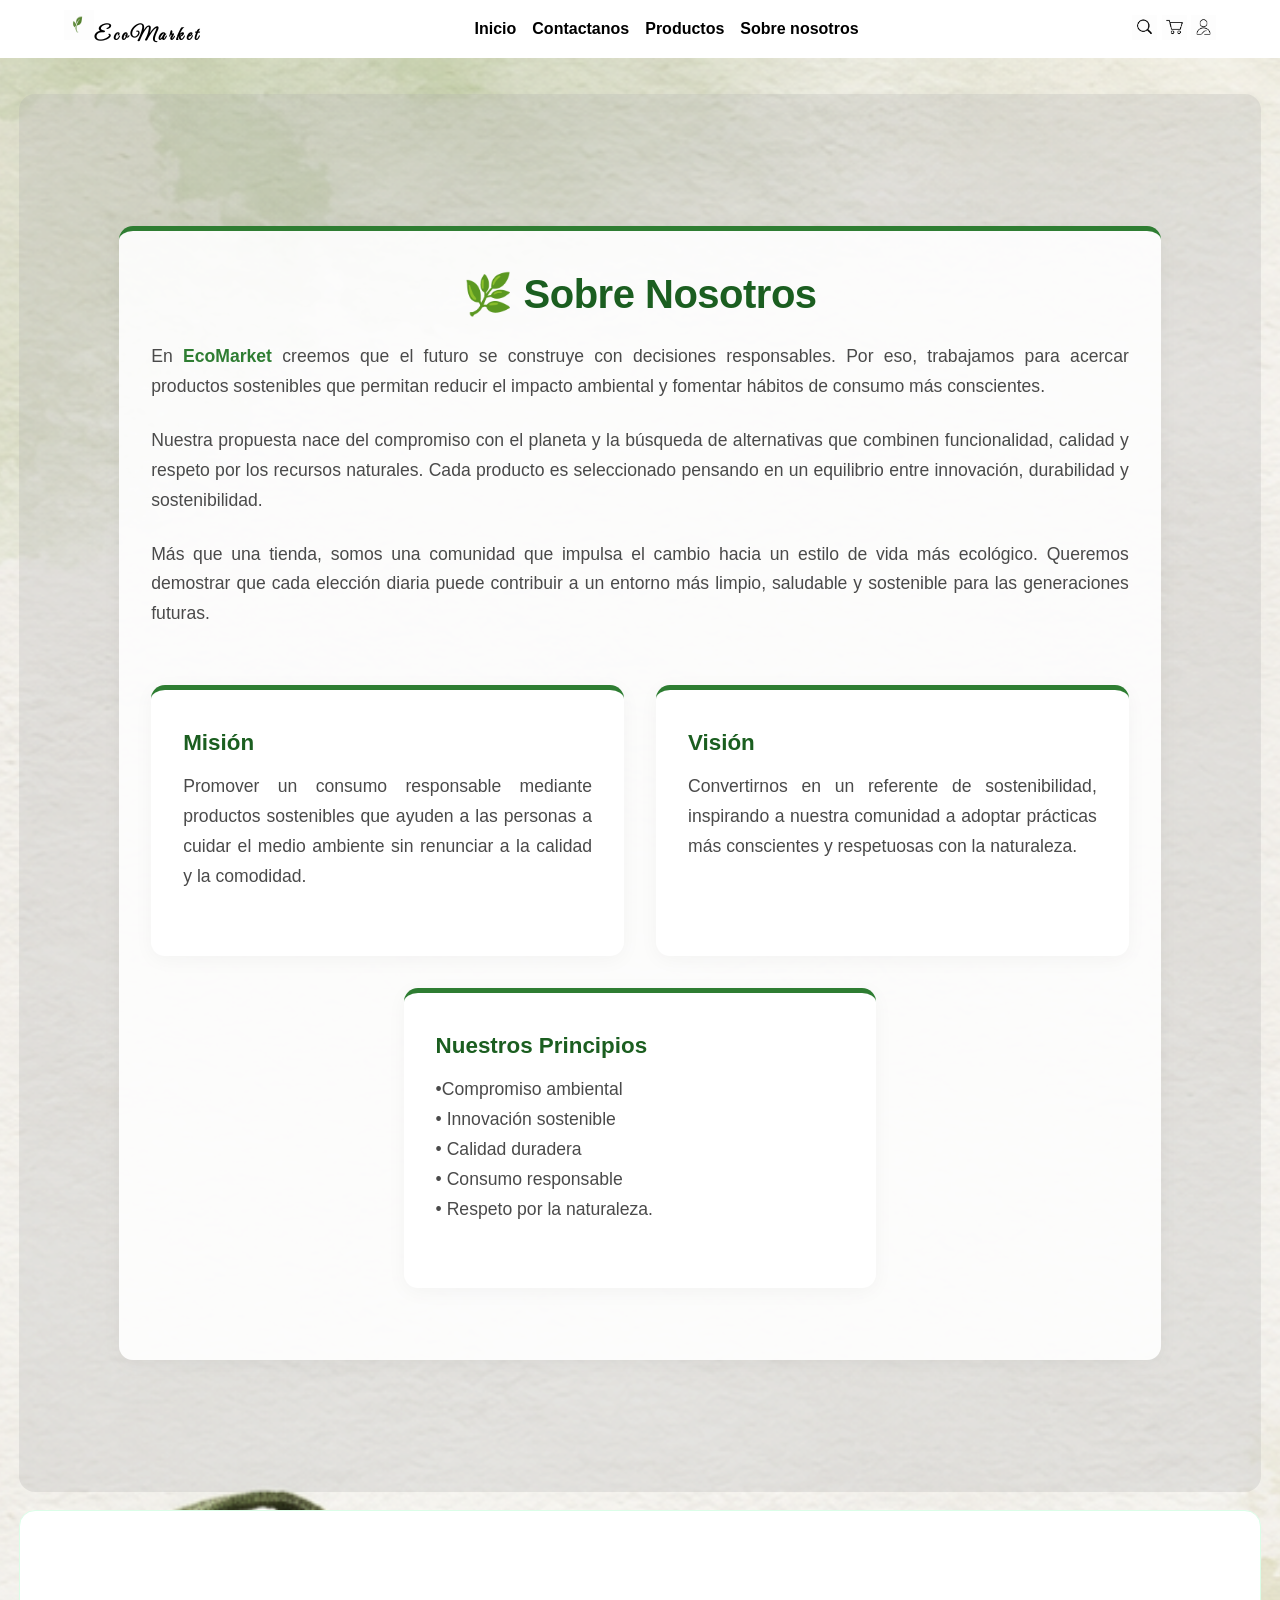
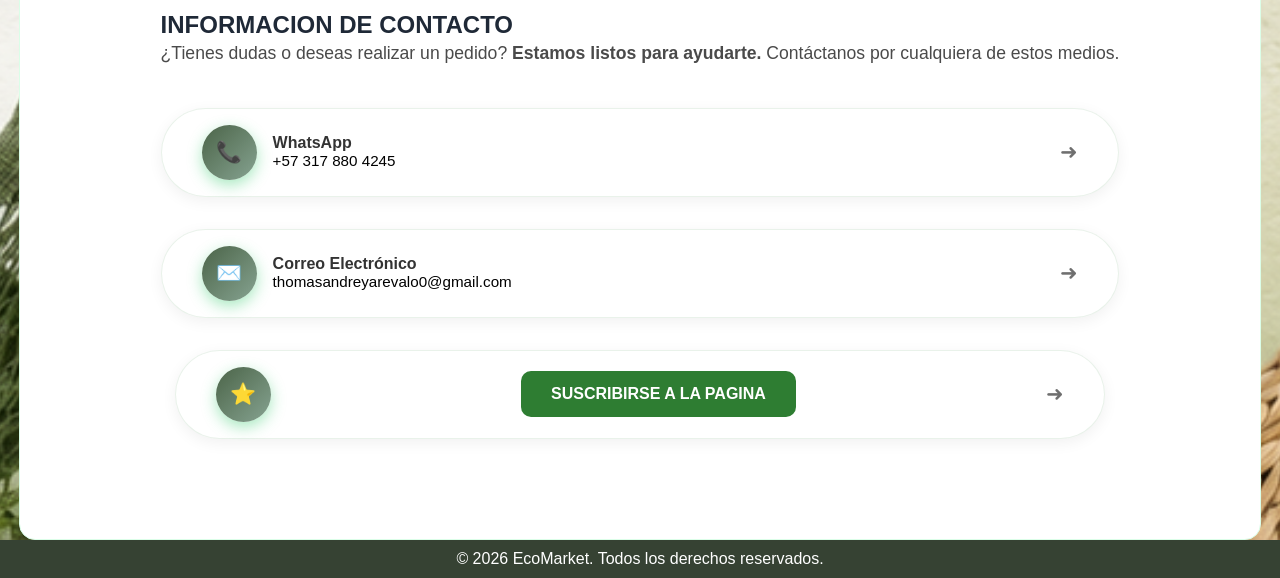
<file: view/sobre-nosotros.html>
<!DOCTYPE html>
<html lang="en">

<head>
    <meta charset="UTF-8">
    <meta name="viewport" content="width=device-width, initial-scale=1.0">
    <title>EcoMarket-Sobre Nosotros</title>
    <link rel="icon"
        href="data:image/svg+xml,<svg xmlns=%22http://www.w3.org/2000/svg%22 viewBox=%220 0 100 100%22><text y=%22.9em%22 font-size=%2290%22>🌱</text></svg>">
    <link rel="stylesheet" href="../css/main.css">
    <link rel="stylesheet" href="../css/layout.css">
    <link rel="stylesheet" href="../css/components.css">
    <link rel="stylesheet" href="../css/animations.css">
    <link rel="preconnect" href="https://fonts.googleapis.com">
    <link rel="preconnect" href="https://fonts.gstatic.com" crossorigin>

    <link href="https://fonts.googleapis.com/css2?family=Great+Vibes&display=swap" rel="stylesheet">

</head>

<body>
    <div class="loader">
        <div class="spinner"></div>
    </div>
    <nav class="navbar">
        <a class="logo fade-in" href="../index.html"><img src="../img/icons/5f73264d-ac29-405f-b9c1-f260fcef1f6c.png"
                class="img-variant" alt="">EcoMarket</a>
        <div class="nav-links fade-in">
            <a href="../index.html">Inicio</a>
            <a href="../view/contacto.html">Contactanos</a>
            <a href="../view/productos.html">Productos</a>
            <a href="../view/sobre-nosotros.html">Sobre nosotros</a>

        </div>

        <div class="navuti float">
            <a href="#prueba"><img src="../img/icons/dfe90901-9c64-4e82-b8dc-46d0e0985f92.png" class="img" alt=""></a>
            <a href="#prueba2"><img src="..//img/icons/ce010b05-8bad-480f-b607-1b9903c16510.png" class="img" alt=""></a>
            <a href="#prueba2"><img src="../img/icons/b0927cc8-afe9-4941-a56f-2556ae8efa56 (1).png" class="img"
                    alt=""></a>
        </div>
    </nav>
    <header>

    </header>
    <main class="fondo-variant-main"><br><br>
        

        <section class="sobre-nosotros">
            <div class="contenido-sobre">
                <h1>🌿 Sobre Nosotros</h1>
                <p>
                    En <strong>EcoMarket</strong> creemos que el futuro se construye con decisiones responsables. Por eso, trabajamos para acercar productos sostenibles que permitan reducir el impacto ambiental y fomentar hábitos de consumo más conscientes.
                </p>
                
                <p>
                    Nuestra propuesta nace del compromiso con el planeta y la búsqueda de alternativas que combinen funcionalidad, calidad y respeto por los recursos naturales. Cada producto es seleccionado pensando en un equilibrio entre innovación, durabilidad y sostenibilidad.
                </p>
                
                <p>
                    Más que una tienda, somos una comunidad que impulsa el cambio hacia un estilo de vida más ecológico. Queremos demostrar que cada elección diaria puede contribuir a un entorno más limpio, saludable y sostenible para las generaciones futuras.
                </p>
                
                <div class="valores">
                    <div class="valor">
                        <h3>Misión</h3>
                        <p>Promover un consumo responsable mediante productos sostenibles que ayuden a las personas a cuidar el medio ambiente sin renunciar a la calidad y la comodidad.</p>
                    </div>
                
                    <div class="valor">
                        <h3>Visión</h3>
                        <p>Convertirnos en un referente de sostenibilidad, inspirando a nuestra comunidad a adoptar prácticas más conscientes y respetuosas con la naturaleza.</p>
                    </div>
                
                    <div class="valor">
                        <h3>Nuestros Principios</h3>
                        <p> •Compromiso ambiental <br> • Innovación sostenible <br> • Calidad duradera <br> • Consumo responsable <br> • Respeto por la naturaleza.</p>
                    </div>
                </div>
        </section>
        <br>



        <section>
            <div class="contacto-contenedor">
                <h2>INFORMACION DE CONTACTO</h2>
                <p class="contacto-descripcion">
                    ¿Tienes dudas o deseas realizar un pedido?
                    <strong>Estamos listos para ayudarte.</strong>
                    Contáctanos por cualquiera de estos medios.
                </p>

                <div class="contacto-opciones">

                    <a href="https://wa.me/573178804245" target="_blank" class="contacto-item fade-in">
                        <div class="contacto-info">
                            <span class="icon">📞</span>
                            <div>
                                <h4>WhatsApp</h4>
                                <span class="texto">+57 317 880 4245</span>
                            </div>
                        </div>
                        <span class="flecha">➜</span>
                    </a>
                    <a href="mailto:thomasandreyarevalo0@gmail.com" class="contacto-item fade-in">
                        <div class="contacto-info">
                            <span class="icon">✉️</span>
                            <div>
                                <h4>Correo Electrónico</h4>
                                <span class="texto">thomasandreyarevalo0@gmail.com</span>
                            </div>
                        </div>
                        <span class="flecha">➜</span>
                    </a>



                    <section class="contacto-item">
                        <span class="icon">⭐</span>
                        <div class="contacto-info"><a href="#modal-newsletter" class="boton">
                                <h4>SUSCRIBIRSE A LA PAGINA</h4>
                            </a>
                        </div>

                        <span class="flecha">➜</span>
                    </section>

                    <div id="modal-newsletter" class="modal">
                        <div class="contacto-hover">
                            <a href="#"><strong>X</strong></a>
                            <h1>SUSCRIBETE</h1>
                            <p class="contacto-descripcion">Llena el formulario, te uniras pronto a la comunidad y
                                conseguiras beneficios.</p>
                            <form class="formulario slide-up" id="contactForm" method="post">
                                <label for="name">Nombrede cuenta</label>
                                <input type="text" id="name" name="name" placeholder="Nombre de usuario" required
                                    pattern="^[A-Za-zÀ-ÿ\s]+$" title="Solo letras y espacios">

                                <label for="email">Correo Asociado</label>
                                <input type="email" id="email" name="email" placeholder="EcoMarket@ejemplo.com"
                                    required>


                                <label for="password">Nombrede cuenta</label>
                                <input type="password" id="password" name="password" placeholder="Contraseña" required
                                    minlength="5" pattern="[A-Za-z0-9 ]+" title="Solo letras, números y espacios">

                                <button type="submit" class="boton pulse">Listo, suscrito</button>
                            </form>
                        </div>
                    </div>




                </div>
                </div>
        </section>
    </main>
    <footer class="footer">
        <p>&copy; 2026 EcoMarket. Todos los derechos reservados.</p>
    </footer>
</body>

</html>
</file>
<file: css/main.css>
* {
  box-sizing: border-box;
}

.product-grid {
  grid-template-columns: 1fr;
}


/* Tablet */
@media (min-width: 768px) {
  .product-grid {
    grid-template-columns: repeat(2, 1fr);
  }
}
/* Escritorio */
@media (min-width: 1024px) {
  .product-grid {
    grid-template-columns: repeat(4, 1fr);
  }
}



body {
  margin: 0;
  font-family: Verdana, Geneva, Tahoma, sans-serif;
  background: rgb(72, 86, 68);
  color: #1f2937;
}
</file>
<file: css/layout.css>
.navbar {
    position: sticky;
    top: 0;
    display: flex;
    align-items: center;
    padding: 10px 5%;
    background-color: rgb(255, 255, 255);
    color: rgb(255, 255, 255);
    z-index: 10;
}

.nav-links {
    display: flex;
    gap: 16px;
    flex-wrap: wrap;
    display: flex;
    gap: 16px;
    margin: 0 auto;
}

.nav-links a {
    color: rgb(0, 0, 0);
    text-decoration: none;
    font-weight: bold;
}


.navuti a {
    color: rgb(0, 0, 0);
    text-decoration: none;

}

.logo {
    color: rgb(0, 0, 0);
    font-weight: bold;
    text-decoration: none;
    font-size: 1.2rem;
    justify-content: center;
    font-family: "Great Vibes";
    letter-spacing: 3px;
}

.img {
    width: 25px;
    height: 25px;
    image-rendering: optimizeQuality;
    position: sticky;
    top: 0;
    align-items: center;
}

.img-variant {
    width: 30px;
    height: 30px;

}


.hero {
    position: relative;

    width: 100%;
    height: 95vh;

    background-image: url("../img/hero/5d99f86a-bd28-4fc1-8f60-7c779216ea97.png");

    background-size: cover;
    background-position: center;
    background-repeat: no-repeat;

    display: flex;
    align-items: center;
}

.hero-content {
    position: relative;
    margin-top: 400px;
    margin-left: 12%;
    color: white;

    max-width: 500px;
}



.hero-content p {
    font-size: clamp(2rem, 3vw, 1.5rem);
    font-weight: bold;
    font-family: "Great Vibes";
    color: rgb(78, 63, 63);
    background-color: rgba(141, 139, 139, 0.281);
    padding: 10px;
    border-radius: 15px;
    border-style: solid;
    border-bottom: #1f2937;
    border-color: rgb(135, 141, 106);
    letter-spacing: 2px;
}

section{
    display: flex;
    align-items: center;
    gap: 1rem;
    background-color: white;
    border-radius: 16px;
    border: 1px solid #dbfee8;
    width: 97%;
    height: 97%;
    align-content: center;
    margin: 0 auto;
    padding: 100px;
}

section img{
    border-radius: 15px;
    width: 35%;
}

section font{

    font-family: 'Montserrat', sans-serif;
    letter-spacing: 0.7 px;
    text-align: justify;
}

main{
    background: rgb(72, 86, 68);

}

.fondo{
    background-color: (rgb(72, 86, 68));

}

footer{
    padding: 10px;
    background-color: rgb(54, 66, 51);
    text-align: center;
    color: white;
}
.contacto-descripcion{
    text-align: center;
    font-size: 1.05rem;
    color: rgb(58, 94, 57);
    margin-bottom: 30px;
    line-height: 1.6;
}

.contacto-opciones{
    display: flex;
    flex-direction: column;
    gap: 20px;
    
}

.contacto-item{
        display: flex;
        justify-content: space-between;
        align-items: center;
        padding: 18px 22px;
    border-radius: 18px;
    text-decoration: none;
    background: rgba(255,255,255,0.08);
    border: 1px solid rgba(255,255,255,0.12);
    backdrop-filter: blur(10px);
    transition: 0.3s ease;
    color: rgb(0, 0, 0);
    
}

.contacto-item:hover{
    transform: translateY(-5px) scale(1.01);
    background: rgba(219, 219, 219, 0.616);
    border-color: #22c55e;
    box-shadow: 0 10px 25px rgba(0,0,0,0.25);
}

.contacto-info{
    display: flex;
    align-items: center;
    gap: 16px;
    text-decoration: none;
}

.icon{
    width: 55px;
    height: 55px;
    display: flex;
    align-items: center;
    justify-content: center;
    border-radius: 50%;
    font-size: 1.5rem;
    background: linear-gradient(135deg, #4b6448, #86a391);
    box-shadow: 0 5px 15px rgba(34,197,94,0.4);
}

.contacto-item h4{
    margin: 0;
    font-size: 1rem;
    font-weight: 600;
}

.texto{
    color: #000000;
    font-size: 0.95rem;
}

.flecha{
    font-size: 1.3rem;
    opacity: 0.7;
    transition: 0.3s;
}

.contacto-item:hover .flecha{
    transform: translateX(6px);
    opacity: 1;
}

.limit{
    
    width: 40%;
    display: flex;
    flex-direction: column;
    gap: 20px;
    margin: 1% 5%;
    float: left;
    box-sizing: border-box;

}

@media (max-width:768px){

    .navbar{
        flex-direction:column;
        gap:10px;
        padding:10px;
    }

    .nav-links{
        display:flex;
        flex-wrap:wrap;
        justify-content:center;
        gap:10px;
    }

    .logo,
    .icons{
        width:auto;
    }

    .hero-content{
        margin: 20px;
        text-align: center;
    }

    section{
        flex-direction:column;
        padding:20px;
        width:auto;
    }

    footer{
        font-size:0.9rem;
    }

     .limit{
        width:100%;
        margin: 20px 0;
        float:none;
    }
}
</file>
<file: css/components.css>
.overlay {
    width: 100%;
    height: 100%;
    background: rgba(0, 0, 0, 0.5);

    display: flex;
    flex-direction: column;
    justify-content: center;
    align-items: center;

    text-align: center;
    color: white;
}

.overlay h1 {
    font-size: 70px;
    margin-bottom: 20px;
}

.overlay p {
    font-size: 22px;
    margin-bottom: 25px;
}

.boton {
    padding: 14px 30px;
    background: #2e7d32;
    color: white;
    text-decoration: none;
    border-radius: 10px;

}

.boton:hover {
    background: #1b5e20;
    transform: scale(1.05);
}


.contacto-hover {
    width: 100%;
    max-width: 600px;
    background: white;
    padding: 40px;
    border-radius: 20px;
    box-shadow: 0 5px 20px rgba(0, 0, 0, 0.1);
}

.contacto-hover a {
    display: flex;
    justify-content: end;
}

.contacto-hover h1 {
    margin-bottom: 15px;
    color: #1e3f29;
}

.formulario {
    display: flex;
    flex-direction: column;
    gap: 20px;
    margin-top: 25px;
}

.formulario input,
.formulario textarea {
    padding: 15px;
    border: 1px solid #ccc;
    border-radius: 10px;
    outline: none;
}

.formulario input:invalid,
.formulario textarea:invalid {
    border-color: #d32f2f !important;
    background-color: #ffebee !important;
}

.error {
    color: #b91c1c;
    font-size: 0.9rem;
    min-height: 1.2rem;
}

.formulario textarea {
    resize: none;
    height: 150px;
}

.productos {
    display: grid;
    grid-template-columns: repeat(auto-fit, minmax(280px, 1fr));
    gap: 30px;
    padding: 50px;
}

.productos-variant {
    background-color: #7fa3848e;
    border: #000000;
    gap: 100px;
    width: 75%;

}

.card {
    background: white;
    border-radius: 20px;
    overflow: hidden;
    box-shadow: 0 5px 20px rgba(0, 0, 0, 0.1);
    transition: 0.3s;
    text-align: center;
    padding-bottom: 40px;
}

.card:hover {
    transform: translateY(-10px);
}

.card img {
    width: 70%;
    height: 400px;
}

.card h2 {
    margin-top: 20px;
    font-size: 24px;
}

.card a {

    background-color: #2e7d32;
    color: white;
    padding: 20px 10px;
    border-radius: 10px;
}

.card p {
    margin: 15px;
    color: #666;
}

.card span {
    display: block;
    color: #2e7d32;
    font-size: 22px;
    font-weight: bold;
    margin-bottom: 20px;
}




.catalog-wrapper {
    max-width: 1400px;
    margin: 0 auto;
}

.header {
    text-align: center;
    margin-bottom: 2.5rem;
}

.header h1 {
    font-size: 2.5rem;
    font-weight: 700;
    background: linear-gradient(135deg, rgb(72, 86, 68), rgb(54, 66, 51));
    background-clip: text;
    -webkit-background-clip: text;
    color: transparent;
    letter-spacing: -0.3px;
}

.header p {
    color: #4a5b6e;
    margin-top: .5rem;
    font-weight: 500;
    font-size: 1.05rem;
}

.filters-system {
    background: rgba(255, 255, 255, .85);
    backdrop-filter: blur(8px);
    border-radius: 2rem;
    padding: 1.2rem 1.8rem;
    margin-bottom: 1.8rem;
    box-shadow: 0 8px 20px rgba(0, 0, 0, .05);
    border: 1px solid rgba(255, 255, 255, .6);
}

.filters-header {
    display: flex;
    align-items: center;
    gap: 1rem;
    flex-wrap: wrap;
    margin-bottom: 1rem;
}

.filter-label {
    font-weight: 600;
    color: #1e2a3e;
    background: #e9edf2;
    padding: .3rem 1rem;
    border-radius: 40px;
    font-size: .85rem;
}

.categories-container {
    display: flex;
    flex-wrap: wrap;
    gap: .7rem;
}

.filter-radio input {
    display: none;
}

.filter-chip {
    display: inline-block;
    background: white;
    border: 1px solid #cfdfed;
    padding: .5rem 1.3rem;
    border-radius: 40px;
    font-size: .9rem;
    font-weight: 500;
    color: #2c3e66;
    cursor: pointer;
    transition: .2s;
    box-shadow: 0 1px 2px rgba(0, 0, 0, .02);
}

.filter-radio input:checked+.filter-chip {
    background: #2c6639;
    color: white;
    border-color: #2c6639;
    box-shadow: 0 4px 10px rgba(44, 62, 102, .25);
}

.filter-chip:hover {
    background: #e6edf4;
    transform: translateY(-1px);
}

.results-info {
    margin: 1rem 0 1.5rem;
    text-align: center;
    font-size: .9rem;
    color: #000000;
    font-weight: 500;
    border-bottom: 1px dashed #cbdbe2;
    padding-bottom: .75rem;
    display: inline-block;
    font-weight: bold;
}

.catalog-grid {
    display: grid;
    grid-template-columns: repeat(auto-fill, minmax(280px, 1fr));
    gap: 1.8rem;
}

.product-card {
    background: white;
    border-radius: 1.5rem;
    padding: 1.3rem;
    transition: .25s;
    box-shadow: 0 4px 12px rgba(0, 0, 0, .05);
    border: 1px solid rgba(0, 0, 0, .05);
    text-align: center;
    display: block;
}

.product-card:hover {
    transform: translateY(-5px);
    box-shadow: 0 20px 25px -12px rgba(0, 0, 0, .15);
    border-color: #dce5f0;
}

.product-img {
    height: 180px;
    display: flex;
    justify-content: center;
    align-items: center;
    overflow: hidden;
}

.product-img img {
    width: 50%;
    object-fit: contain;

}

.product-card h3 {
    font-size: 1.25rem;
    font-weight: 600;
    color: #1a2634;
    margin: .5rem 0;
}

.category-badge {
    display: inline-block;
    background: #eef2ff;
    padding: .2rem .8rem;
    border-radius: 20px;
    font-size: .7rem;
    font-weight: 600;
    color: #2c3e66;
    margin: .5rem 0;
    text-transform: uppercase;
    letter-spacing: .3px;
}

.price {
    font-size: 1.5rem;
    font-weight: 700;
    color: #1f2a44;
    margin: .6rem 0;
}

.btn-detail {
    background: #f0f3f8;
    border: none;
    padding: .6rem 1.2rem;
    border-radius: 2rem;
    font-weight: 500;
    color: #2c3e66;
    cursor: pointer;
    transition: .2s;
    margin-top: .3rem;
}

.btn-detail:hover {
    background: #2c3e66;
    color: white;
}

.filters-system:has(input[value="Bolsos"]:checked)~.catalog-grid .product-card:not([data-category="Bolsos"]),
.filters-system:has(input[value="Botellas"]:checked)~.catalog-grid .product-card:not([data-category="Botellas"]),
.filters-system:has(input[value="Kits"]:checked)~.catalog-grid .product-card:not([data-category="Kits"]) {
    display: none;
}

.filters-system:has(input[value="all"]:checked)~.catalog-grid .product-card {
    display: block;
}



.contenido-sobre {
    background-color: rgba(255, 255, 255, 0.9);
    padding: 2.5rem 2rem;
    border-radius: 14px;
    box-shadow: 0 4px 20px rgba(0, 0, 0, 0.04);
    border-top: 5px solid #2e7d32;
    max-width: 4000px;
    margin: 2rem auto;
}

.contenido-sobre h1 {
    font-size: 2.5rem;
    color: #1b5e20;
    margin-bottom: 1.5rem;
    text-align: center;
    letter-spacing: -0.5px;
}

.contenido-sobre p {
    font-size: 1.1rem;
    line-height: 1.7;
    color: #4a4a4a;
    margin-bottom: 1.5rem;
    text-align: justify;
    font-family: Verdana, Geneva, Tahoma, sans-serif;
}

.contenido-sobre strong {
    color: #2e7d32;
    font-weight: 600;
}

.valores {
    display: grid;
    grid-template-columns: repeat(2, 1fr);
    gap: 2rem;
    margin-top: 3.5rem;
    padding-bottom: 2rem;
}

.valor {
    background-color: #ffffff;
    padding: 2.5rem 2rem;
    border-radius: 14px;
    box-shadow: 0 4px 20px rgba(0, 0, 0, 0.04);
    border-top: 5px solid #2e7d32;
    transition: transform 0.3s cubic-bezier(0.25, 0.8, 0.25, 1),
        box-shadow 0.3s cubic-bezier(0.25, 0.8, 0.25, 1);
}

.valor:nth-child(3) {
    grid-column: span 2;
    justify-self: center;
    max-width: calc(50% - 1rem);
    width: 100%;
}

.valor:hover {
    transform: translateY(-6px);
    box-shadow: 0 12px 24px rgba(46, 125, 50, 0.12);
}

.valor h3 {
    color: #1b5e20;
    font-size: 1.4rem;
    margin-bottom: 1rem;
    position: relative;
    display: inline-block;
}

.contacto-rapido {
    background-color: rgba(255, 255, 255, 0.95);
    padding: 4rem 2rem;
    border-top: 5px solid #2e7d32;
    width: 100%;
    margin: 4rem 0 0 0;
    text-align: center;
    box-sizing: border-box;
}

.contacto-contenedor {
    max-width: 1100px;
    margin: 0 auto;

    .formulario input:invalid,
    .formulario textarea:invalid {
        border-color: #d32f2f !important;
        background-color: #ffebee !important;
    }
}

.contacto-contenedor p {
    font-size: 1.1rem;
    color: #4a4a4a;
    margin-bottom: 2.5rem;
}

.contacto-opciones {
    display: flex;
    justify-content: center;
    gap: 2rem;
    flex-wrap: wrap;
}

.contacto-item {
    display: flex;
    align-items: center;
    gap: 0.8rem;
    background-color: #ffffff;
    padding: 1rem 2.5rem;
    border-radius: 50px;
    text-decoration: none;
    color: #333333;
    font-weight: 500;
    box-shadow: 0 4px 15px rgba(0, 0, 0, 0.06);
    border: 1px solid rgba(46, 125, 50, 0.1);
    transition: transform 0.2s ease, box-shadow 0.2s ease;
}

.contacto-item:hover {
    transform: translateY(-3px);
    box-shadow: 0 8px 20px rgba(46, 125, 50, 0.18);
    color: #2e7d32;
}

.contacto-item .icon {
    font-size: 1.3rem;
}

.sobre-nosotros {
    background-color: #aaaaaa3f;
    border: #000000;
}

.fondo-variant-main {
    background-image: url(../img/hero/2412ea03-f814-4dbd-9690-909b9d1fffc9.png);
    background-size: cover;
    background-position: center;
    background-repeat: no-repeat;

    min-height: 100vh;
}

.fondo-variant-section {
    background-image: url(../img/hero/2412ea03-f814-4dbd-9690-909b9d1fffc9.png);
    background-size: cover;
    background-position: center;
    background-repeat: no-repeat;

    min-height: 100vh;
    min-height: 100vh;
    display: flex;
    justify-content: center;
    align-items: center;
    padding: 50px;
    border: #000000;
}



.modal{
    opacity: 0;
    visibility: hidden;
    display: none;
}

.modal:target{
    opacity: 1;
    visibility: visible;
    position: fixed;
    top: 0;
    left: 0;
    width: 100%;
    height: 100vh;
    background: rgba(0, 0, 0, 0.671);
    display: flex;
    justify-content: center;
    align-items: center;

    z-index: 99;

}

.section-variant{
    display: flex;
    align-items: center;
    gap: 1rem;
    background-color: white;
    border-radius: 16px;
    border: 1px solid #dbfee8;
    width: 97%;
    height: 97%;
    align-content: center;
    margin: 0 auto;
    padding: 100px;
}
.modal a{
    text-decoration: none;
    color: #000000;
}
</file>
<file: css/animations.css>
*{
    margin: 0;
    padding: 0;
    box-sizing: border-box;
}

.loader{
    position: fixed;
    top: 0;
    left: 0;
    width: 100%;
    height: 100vh;
    background: rgba(0, 0, 0, 0.671);
    display: flex;
    justify-content: center;
    align-items: center;
    animation: ocultar 1.3s forwards;
    z-index: 99;
}

.spinner{
    width: 70px;
    height: 70px;
    border: 8px solid rgb(41, 41, 41);
    border-top: 8px solid rgb(76, 156, 54);
    border-radius: 50%;
    animation: girar 1.3s linear infinite;
}

@keyframes girar {
    from{ transform: rotate(0deg); }
    to{ transform: rotate(360deg); }
}

@keyframes ocultar {
    0%,80%{ opacity: 1; }
    100%{ opacity: 0; visibility: hidden; }
}

/* --- Utilities de animación reutilizables --- */
.fade-in{ opacity: 0; animation: fadeIn 0.6s ease forwards; }
@keyframes fadeIn{ from{opacity:0; transform: translateY(8px);} to{opacity:1; transform: translateY(0);} }

.slide-up{ opacity: 0; animation: slideUp 0.7s ease forwards; }
@keyframes slideUp{ from{opacity:0; transform: translateY(20px);} to{opacity:1; transform: translateY(0);} }

.zoom-in{ opacity: 0; transform: scale(.98); animation: zoomIn 0.6s cubic-bezier(.2,.8,.2,1) forwards; }
@keyframes zoomIn{ from{opacity:0; transform: scale(.98);} to{opacity:1; transform: scale(1);} }

.pulse{ transition: transform .15s ease; }
.pulse:hover{ transform: scale(1.04); }

.float{ animation: float 3.5s ease-in-out infinite; }
@keyframes float{ 0%{transform: translateY(0);}50%{transform: translateY(-6px);}100%{transform: translateY(0);} }


.product-card, .card{ opacity:0; animation: fadeIn .55s ease forwards; }
.boton{ transition: transform .12s ease; }
</file>
